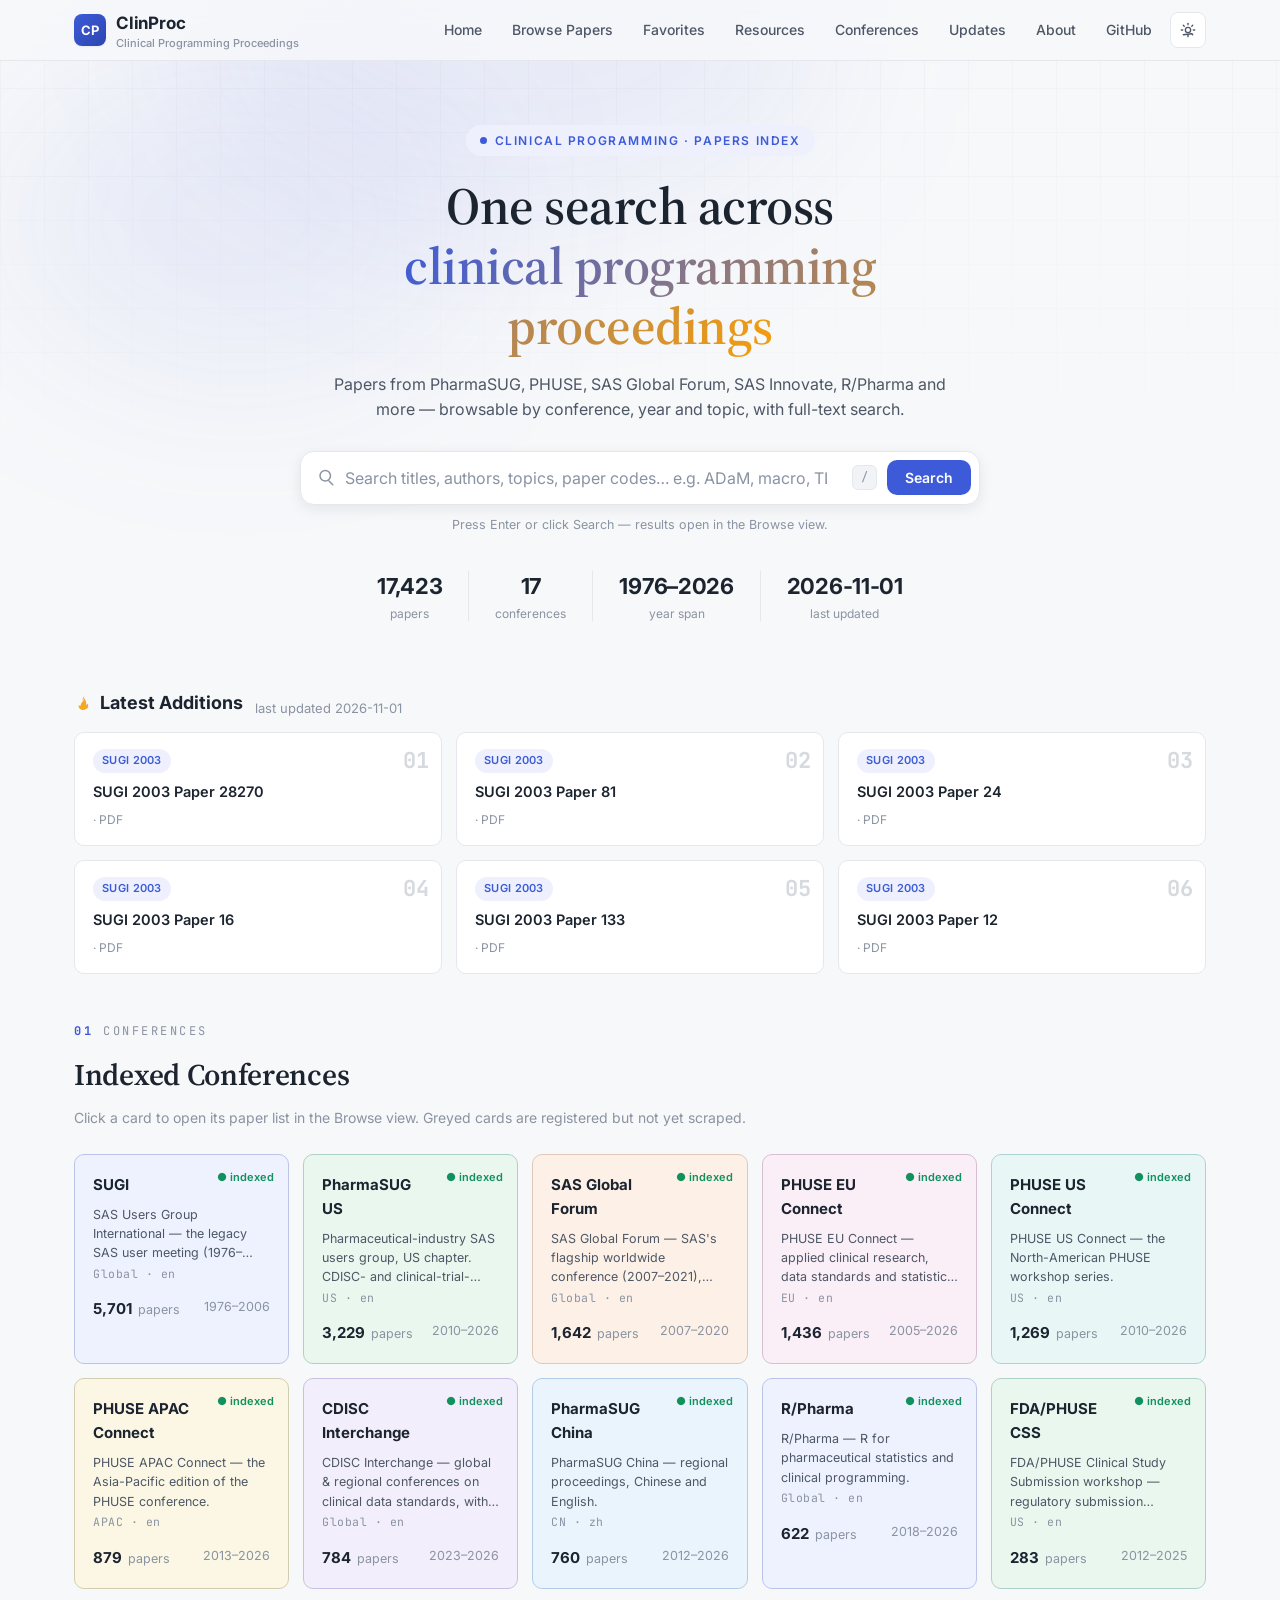
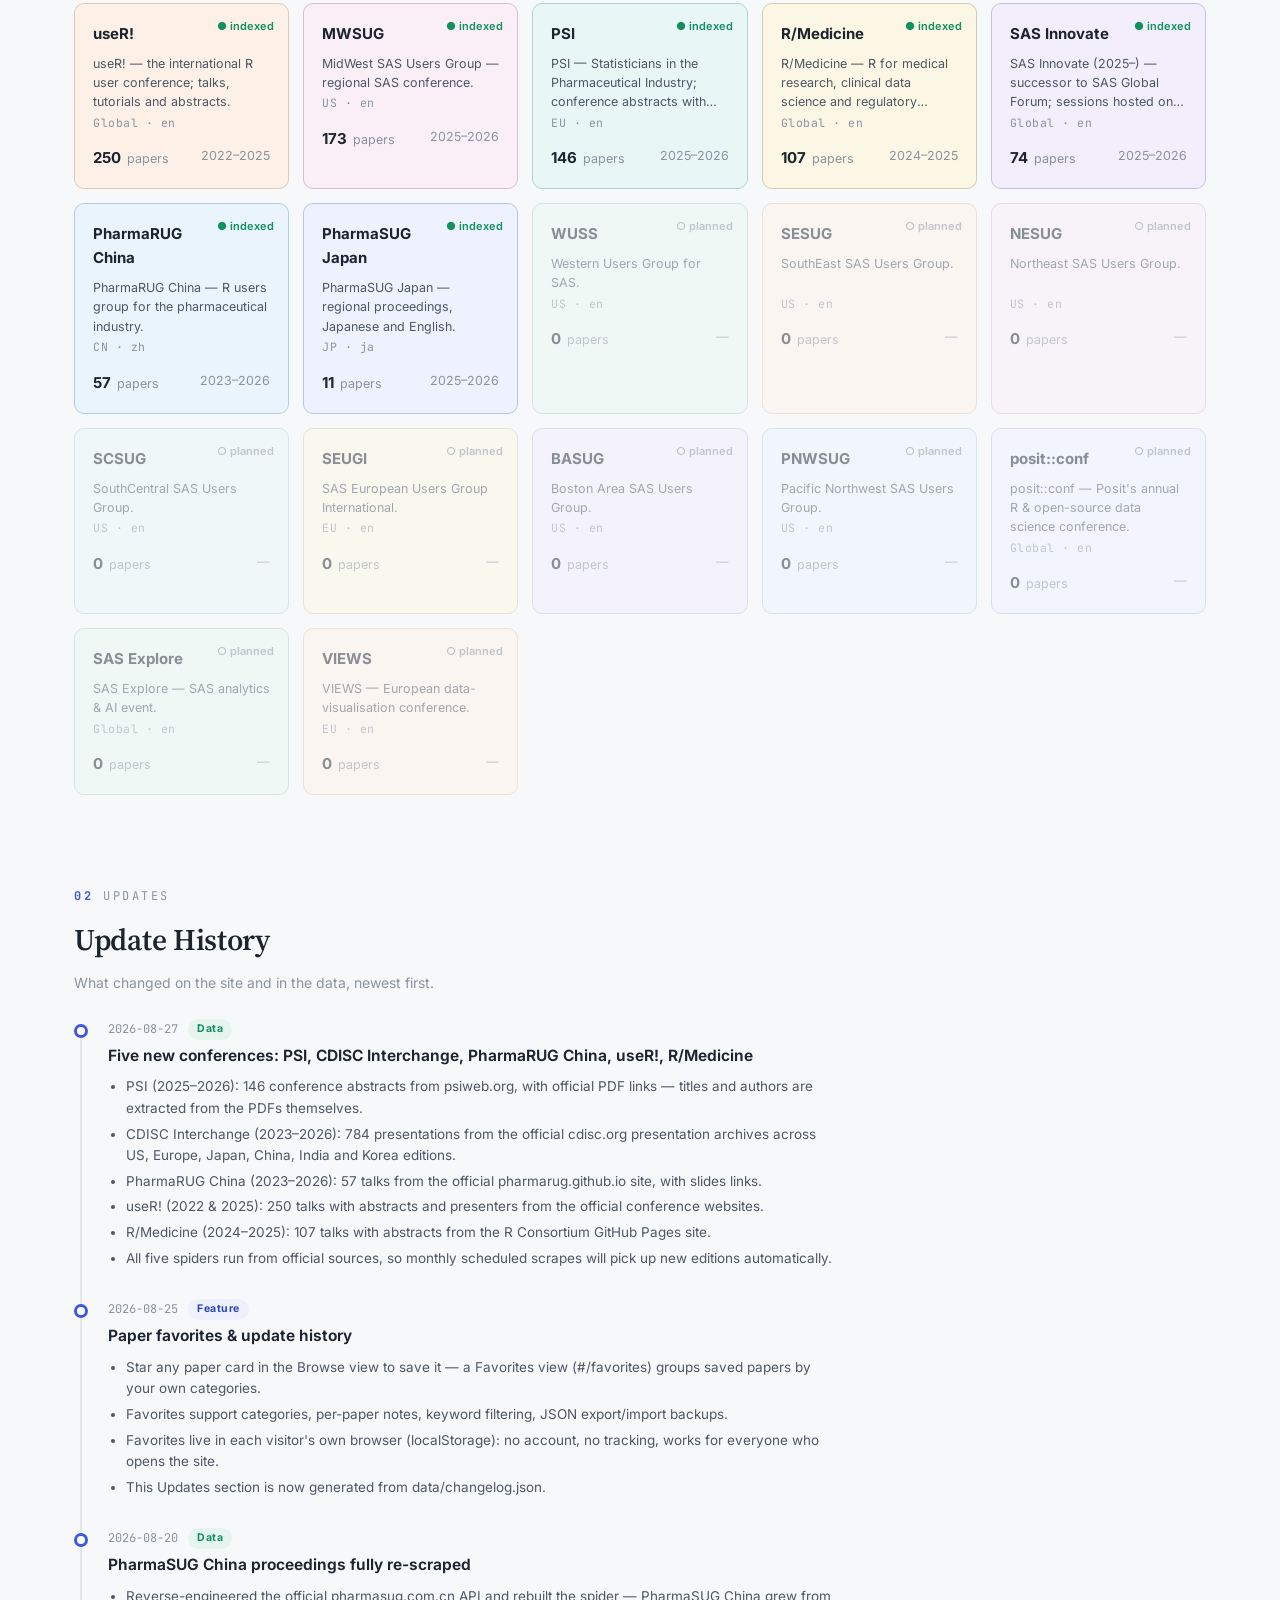
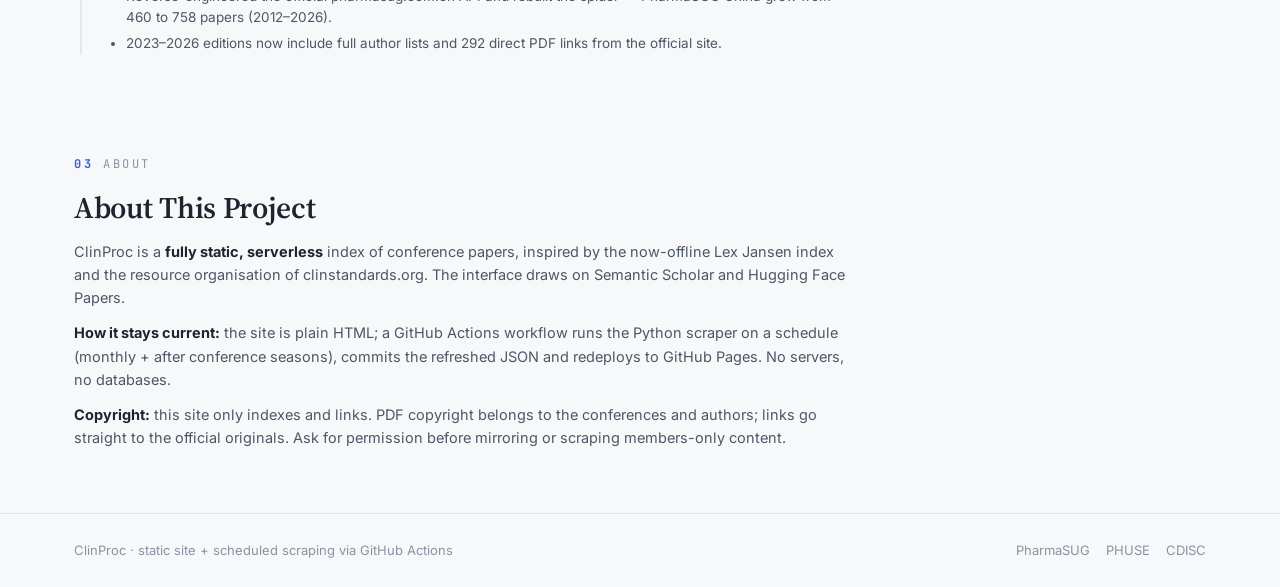
<file: site/index.html>
<!DOCTYPE html>
<html lang="en" data-theme="light">
<head>
  <meta charset="UTF-8">
  <meta name="viewport" content="width=device-width, initial-scale=1.0">
  <title>ClinProc · Clinical Programming Conference Proceedings Index</title>
  <meta name="description" content="Searchable index of clinical programming conference papers from PharmaSUG, PHUSE, SAS Global Forum, SAS Innovate, R/Pharma and more.">
  <link rel="icon" type="image/svg+xml" href="assets/favicon.svg">
  <meta name="theme-color" content="#2c46b0">
  <link rel="preconnect" href="https://fonts.googleapis.com">
  <link rel="preconnect" href="https://fonts.gstatic.com" crossorigin>
  <link href="https://fonts.googleapis.com/css2?family=Inter:wght@400;500;600;700;800&family=Source+Serif+4:opsz,wght@8..60,500;8..60,600;8..60,700&family=JetBrains+Mono:wght@400;500;700&display=swap" rel="stylesheet">
  <link rel="stylesheet" href="assets/css/style.css">
  <script src="assets/js/lunr.min.js" defer></script>
  <script src="assets/js/app.js" defer></script>
  <script src="assets/js/favorites.js" defer></script>
  <script src="assets/js/changelog.js" defer></script>
</head>
<body>
  <div class="bg-layer grid-bg" aria-hidden="true"></div>
  <div class="bg-layer glow-bg glow-bg-1" aria-hidden="true"></div>
  <div class="bg-layer glow-bg glow-bg-2" aria-hidden="true"></div>

  <header class="topbar">
    <div class="wrap topbar-inner">
      <a href="#/" class="brand" id="brand-link">
        <span class="brand-mark"><span class="brand-mark-inner">CP</span></span>
        <span class="brand-text">ClinProc<small>Clinical Programming Proceedings</small></span>
      </a>
      <nav class="topnav">
        <a href="#/" class="nav-link" data-nav="home">Home</a>
        <a href="#/browse" class="nav-link" data-nav="browse">Browse Papers</a>
        <a href="#/favorites" class="nav-link" data-nav="favorites">Favorites<span class="fav-nav-count" id="fav-nav-count" hidden>0</span></a>
        <a href="#/resources" class="nav-link" data-nav="resources">Resources</a>
        <a href="#/" class="nav-link" data-scroll="conferences">Conferences</a>
        <a href="#/" class="nav-link" data-scroll="changelog">Updates</a>
        <a href="#/" class="nav-link" data-scroll="about">About</a>
        <a id="github-link" href="https://github.com/jinbeiwang/Proceedings" target="_blank" rel="noopener" class="nav-link nav-gh">GitHub</a>
        <button id="theme-toggle" class="theme-toggle" aria-label="Toggle theme">
          <svg class="icon-sun" viewBox="0 0 24 24" width="16" height="16"><circle cx="12" cy="12" r="4" fill="none" stroke="currentColor" stroke-width="2"/><line x1="12" y1="2" x2="12" y2="4" stroke="currentColor" stroke-width="2" stroke-linecap="round"/><line x1="12" y1="20" x2="12" y2="22" stroke="currentColor" stroke-width="2" stroke-linecap="round"/><line x1="4.93" y1="4.93" x2="6.34" y2="6.34" stroke="currentColor" stroke-width="2" stroke-linecap="round"/><line x1="17.66" y1="17.66" x2="19.07" y2="19.07" stroke="currentColor" stroke-width="2" stroke-linecap="round"/><line x1="2" y1="12" x2="4" y2="12" stroke="currentColor" stroke-width="2" stroke-linecap="round"/><line x1="20" y1="12" x2="22" y2="12" stroke="currentColor" stroke-width="2" stroke-linecap="round"/><line x1="4.93" y1="19.07" x2="17.66" y2="17.66" stroke="currentColor" stroke-width="2" stroke-linecap="round"/><line x1="17.66" y1="6.34" x2="19.07" y2="4.93" stroke="currentColor" stroke-width="2" stroke-linecap="round"/></svg>
          <svg class="icon-moon" viewBox="0 0 24 24" width="16" height="16"><path d="M21 12.79A9 9 0 1 1 11.21 3 7 7 0 0 0 21 12.79z" fill="none" stroke="currentColor" stroke-width="2" stroke-linejoin="round"/></svg>
        </button>
      </nav>
    </div>
  </header>

  <!-- ============ VIEW: HOME ============ -->
  <div id="view-home">
    <section class="hero">
      <div class="wrap hero-inner">
        <div class="hero-tag"><span class="tag-dot"></span>CLINICAL PROGRAMMING · PAPERS INDEX</div>
        <h1 class="hero-title">One search across<br><span class="hero-accent">clinical programming proceedings</span></h1>
        <p class="hero-sub">Papers from PharmaSUG, PHUSE, SAS Global Forum, SAS Innovate, R/Pharma and more — browsable by conference, year and topic, with full-text search.</p>
        <form class="search-box" id="search-form-home" role="search">
          <svg class="search-icon" viewBox="0 0 24 24" width="18" height="18" aria-hidden="true"><path fill="none" stroke="currentColor" stroke-width="2" stroke-linecap="round" d="M21 21l-5-5m2-7a7 7 0 11-14 0 7 7 0 0114 0z"/></svg>
          <input id="search" type="search" placeholder="Search titles, authors, topics, paper codes… e.g. ADaM, macro, TLF, validation" autocomplete="off" aria-label="Search papers">
          <kbd class="search-kbd" aria-hidden="true">/</kbd>
          <button id="search-clear" type="button" class="search-clear" hidden>&times;</button>
          <button type="submit" class="search-btn" aria-label="Search">Search</button>
        </form>
        <div class="search-hint" id="search-hint">Press Enter or click Search — results open in the Browse view.</div>
        <div class="stat-strip" id="stat-strip">
          <div class="stat-item"><b id="stat-papers">—</b><span>papers</span></div>
          <div class="stat-sep"></div>
          <div class="stat-item"><b id="stat-confs">—</b><span>conferences</span></div>
          <div class="stat-sep"></div>
          <div class="stat-item"><b id="stat-years">—</b><span>year span</span></div>
          <div class="stat-sep"></div>
          <div class="stat-item"><b id="stat-updated">—</b><span>last updated</span></div>
        </div>
      </div>
    </section>

    <section class="trending">
      <div class="wrap">
        <div class="trending-head">
          <div class="trending-title">
            <svg viewBox="0 0 24 24" width="18" height="18" fill="currentColor" aria-hidden="true"><path d="M13.5 2c.6 3.2-.6 5.1-2 6.7-1.5 1.7-2.5 3.1-2.5 5.3a5 5 0 0 0 10 0c0-1-.3-1.9-.7-2.7-.6 1-1.5 1.7-2.3 1.9.6-2.8-.2-6.5-2.5-8.9-.8.9-1.4 1.9-1.7 3C10.9 5.5 12 3.7 13.5 2zM6 14a6 6 0 0 0 12 0" opacity=".9"/></svg>
            Latest Additions
          </div>
          <span class="trending-sub" id="trending-sub"></span>
        </div>
        <div id="trending-list" class="trending-list"></div>
      </div>
    </section>

    <section id="conferences" class="conf-section">
      <div class="wrap">
        <div class="section-marker"><span class="marker-num">01</span> CONFERENCES</div>
        <h2 class="section-title">Indexed Conferences</h2>
        <p class="section-desc">Click a card to open its paper list in the Browse view. Greyed cards are registered but not yet scraped.</p>
        <div id="conf-grid" class="conf-grid"></div>
      </div>
    </section>

    <section id="changelog" class="conf-section">
      <div class="wrap">
        <div class="section-marker"><span class="marker-num">02</span> UPDATES</div>
        <h2 class="section-title">Update History</h2>
        <p class="section-desc">What changed on the site and in the data, newest first.</p>
        <div id="changelog-list" class="cl-list"></div>
      </div>
    </section>

    <section id="about" class="about-section">
      <div class="wrap">
        <div class="section-marker"><span class="marker-num">03</span> ABOUT</div>
        <h2 class="section-title">About This Project</h2>
        <div class="about-body">
          <p>ClinProc is a <strong>fully static, serverless</strong> index of conference papers, inspired by the now-offline Lex Jansen index and the resource organisation of clinstandards.org. The interface draws on Semantic Scholar and Hugging Face Papers.</p>
          <p><strong>How it stays current:</strong> the site is plain HTML; a GitHub Actions workflow runs the Python scraper on a schedule (monthly + after conference seasons), commits the refreshed JSON and redeploys to GitHub Pages. No servers, no databases.</p>
          <p><strong>Copyright:</strong> this site only indexes and links. PDF copyright belongs to the conferences and authors; links go straight to the official originals. Ask for permission before mirroring or scraping members-only content.</p>
        </div>
      </div>
    </section>
  </div>

  <!-- ============ VIEW: RESOURCES ============ -->
  <div id="view-resources" hidden>
    <section class="resources-hero">
      <div class="wrap">
        <div class="hero-tag"><span class="tag-dot"></span>CURATED · COMMUNITY MAINTAINED</div>
        <h1 class="resources-title">Community <span class="hero-accent">Resources</span></h1>
        <p class="resources-sub">Standards bodies, open-source ecosystems, communities and learning hubs for clinical programmers — curated and continuously updated.</p>
        <form class="search-box search-box-compact res-search" id="search-form-resources" role="search">
          <svg class="search-icon" viewBox="0 0 24 24" width="16" height="16" aria-hidden="true"><path fill="none" stroke="currentColor" stroke-width="2" stroke-linecap="round" d="M21 21l-5-5m2-7a7 7 0 11-14 0 7 7 0 0114 0z"/></svg>
          <input id="search-resources" type="search" placeholder="Filter resources… e.g. CDISC, R, validation" autocomplete="off" aria-label="Filter resources">
          <button id="search-clear-resources" type="button" class="search-clear" hidden>&times;</button>
          <button type="submit" class="search-btn search-btn-icon" aria-label="Filter">
            <svg viewBox="0 0 24 24" width="15" height="15"><path fill="none" stroke="currentColor" stroke-width="2.4" stroke-linecap="round" d="M21 21l-5-5m2-7a7 7 0 11-14 0 7 7 0 0114 0z"/></svg>
          </button>
        </form>
        <div id="res-tag-chips" class="chip-list res-chips"></div>
      </div>
    </section>
    <main class="wrap resources-main" id="resources-main"></main>
    <div class="wrap resources-foot">
      Know a great resource? <a href="https://github.com/jinbeiwang/Proceedings/issues/new" target="_blank" rel="noopener">Suggest a resource →</a>
    </div>
  </div>

  <!-- ============ VIEW: FAVORITES ============ -->
  <div id="view-favorites" hidden>
    <section class="resources-hero">
      <div class="wrap">
        <div class="hero-tag"><span class="tag-dot"></span>SAVED · STORED IN YOUR BROWSER</div>
        <h1 class="resources-title">My <span class="hero-accent">Favorites</span></h1>
        <p class="resources-sub">Papers you starred while browsing, grouped by your own categories with optional notes. Favorites are stored locally in <em>this</em> browser — no account, no tracking. Export a JSON backup regularly.</p>
        <form class="search-box search-box-compact res-search" id="search-form-favorites" role="search">
          <svg class="search-icon" viewBox="0 0 24 24" width="16" height="16" aria-hidden="true"><path fill="none" stroke="currentColor" stroke-width="2" stroke-linecap="round" d="M21 21l-5-5m2-7a7 7 0 11-14 0 7 7 0 0114 0z"/></svg>
          <input id="search-favorites" type="search" placeholder="Filter favorites… e.g. ADaM, spec, PHUSE" autocomplete="off" aria-label="Filter favorites">
          <button id="search-clear-favorites" type="button" class="search-clear" hidden>&times;</button>
          <button type="submit" class="search-btn search-btn-icon" aria-label="Filter">
            <svg viewBox="0 0 24 24" width="15" height="15"><path fill="none" stroke="currentColor" stroke-width="2.4" stroke-linecap="round" d="M21 21l-5-5m2-7a7 7 0 11-14 0 7 7 0 0114 0z"/></svg>
          </button>
        </form>
        <div class="fav-stats" id="fav-stats"></div>
        <div id="fav-cat-chips" class="chip-list res-chips"></div>
      </div>
    </section>
    <main class="wrap resources-main" id="favorites-main"></main>
    <div class="wrap favorites-foot">
      <div class="fav-manage">
        <div class="fav-manage-head">
          <span class="fav-manage-title">Manage categories</span>
          <span class="fav-manage-actions">
            <button id="fav-export" class="fav-act" type="button">Export backup</button>
            <button id="fav-import" class="fav-act" type="button">Import backup</button>
            <input type="file" id="fav-import-file" accept=".json,application/json" hidden>
          </span>
        </div>
        <div class="fav-new-row">
          <input id="fav-new-cat-input" type="text" placeholder="New category name… e.g. Spec-to-Code, ADaM, TLF tricks" maxlength="40">
          <button id="fav-add-cat" class="fav-act" type="button">Add category</button>
        </div>
        <div id="fav-cat-list" class="fav-cat-list"></div>
        <p class="fav-storage-note">Favorites live in this browser's localStorage: every visitor has their own collection, and clearing browser data erases it. Use <b>Export backup</b> to save a JSON copy — <b>Import backup</b> merges papers by id.</p>
      </div>
    </div>
  </div>

  <!-- ============ VIEW: BROWSE ============ -->
  <div id="view-browse" hidden>
    <div class="conf-tabs-bar">
      <div class="wrap conf-tabs-wrap">
        <div id="conf-tabs" class="conf-tabs"></div>
      </div>
    </div>

    <main class="wrap layout">
      <button class="filter-toggle" id="filter-toggle" aria-label="Toggle filter panel">
        <span>Filters <span class="filter-count" id="filter-count-mobile"></span></span>
        <svg class="filter-toggle-icon" viewBox="0 0 24 24" width="14" height="14"><path fill="none" stroke="currentColor" stroke-width="2.5" stroke-linecap="round" d="M6 9l6 6 6-6"/></svg>
      </button>
      <aside class="filters" id="filters">
        <div class="filter-head">
          <span class="filter-title">Filters<span class="filter-count" id="filter-count"></span></span>
          <button id="reset-filters" class="btn-reset">Clear all</button>
        </div>
        <div class="filter-group">
          <button class="filter-label" data-toggle="region">Region<span class="filter-active-count"></span><svg viewBox="0 0 24 24" width="12" height="12"><path fill="none" stroke="currentColor" stroke-width="2.5" stroke-linecap="round" d="M6 9l6 6 6-6"/></svg></button>
          <div id="filter-region" class="chip-list"></div>
        </div>
        <div class="filter-group collapsed">
          <button class="filter-label" data-toggle="year">Year<span class="filter-active-count"></span><svg viewBox="0 0 24 24" width="12" height="12"><path fill="none" stroke="currentColor" stroke-width="2.5" stroke-linecap="round" d="M6 9l6 6 6-6"/></svg></button>
          <div id="filter-year" class="chip-list chip-list-scroll"></div>
        </div>
        <div class="filter-group collapsed">
          <button class="filter-label" data-toggle="section">Topic / Section<span class="filter-active-count"></span><svg viewBox="0 0 24 24" width="12" height="12"><path fill="none" stroke="currentColor" stroke-width="2.5" stroke-linecap="round" d="M6 9l6 6 6-6"/></svg></button>
          <div id="filter-section" class="chip-list chip-list-scroll"></div>
        </div>
        <div class="filter-active-bar" id="filter-active-bar"></div>
      </aside>

      <section class="results" id="results">
        <form class="search-box search-box-compact" id="search-form-browse" role="search">
          <svg class="search-icon" viewBox="0 0 24 24" width="16" height="16" aria-hidden="true"><path fill="none" stroke="currentColor" stroke-width="2" stroke-linecap="round" d="M21 21l-5-5m2-7a7 7 0 11-14 0 7 7 0 0114 0z"/></svg>
          <input id="search-browse" type="search" placeholder="Search within results… e.g. AP-011, ADaM, log check" autocomplete="off" aria-label="Search papers">
          <button id="search-clear-browse" type="button" class="search-clear" hidden>&times;</button>
          <button type="submit" class="search-btn search-btn-icon" aria-label="Search">
            <svg viewBox="0 0 24 24" width="15" height="15"><path fill="none" stroke="currentColor" stroke-width="2.4" stroke-linecap="round" d="M21 21l-5-5m2-7a7 7 0 11-14 0 7 7 0 0114 0z"/></svg>
          </button>
        </form>
        <div class="results-head">
          <div class="results-count" id="results-count">Loading…</div>
          <div class="results-sort">
            <label for="sort">Sort</label>
            <select id="sort">
              <option value="relevance">Relevance</option>
              <option value="year-desc" selected>Year ↓</option>
              <option value="year-asc">Year ↑</option>
              <option value="title">Title A–Z</option>
            </select>
          </div>
        </div>
        <div id="results-list" class="results-list"></div>
        <div id="pager" class="pager" hidden></div>
      </section>
    </main>
  </div>

  <footer class="footer">
    <div class="wrap footer-inner">
      <span>ClinProc · static site + scheduled scraping via GitHub Actions</span>
      <span class="footer-links">
        <a href="https://www.pharmasug.org" target="_blank" rel="noopener">PharmaSUG</a>
        <a href="https://www.phuse.global" target="_blank" rel="noopener">PHUSE</a>
        <a href="https://www.cdisc.org" target="_blank" rel="noopener">CDISC</a>
      </span>
    </div>
  </footer>

  <div id="toast" class="toast" hidden></div>

  <button class="scroll-top" id="scroll-top" aria-label="Back to top">
    <svg viewBox="0 0 24 24" width="18" height="18"><path fill="none" stroke="currentColor" stroke-width="2.5" stroke-linecap="round" stroke-linejoin="round" d="M12 19V5M5 12l7-7 7 7"/></svg>
  </button>
</body>
</html>
</file>
<file: site/assets/css/style.css>
/* ClinProc v6 — "Scholar" design
   Semantic Scholar 的学术清爽 + Hugging Face Papers 的 Trending 信息流。
   浅色为主、暗色可选;靛蓝学术色;大留白;卡片化条目。 */

/* ---------- Design tokens ---------- */
:root {
  --font-sans: "Inter", "DM Sans", -apple-system, "Segoe UI", "PingFang SC",
    "Microsoft YaHei", sans-serif;
  --font-serif: "Source Serif 4", "Newsreader", Georgia, "Songti SC", serif;
  --font-mono: "JetBrains Mono", ui-monospace, Consolas, monospace;

  --radius: 10px;
  --radius-sm: 6px;
  --shadow-sm: 0 1px 2px rgba(16, 24, 40, .06);
  --shadow-md: 0 4px 14px rgba(16, 24, 40, .08);
  --shadow-lg: 0 10px 30px rgba(16, 24, 40, .12);

  --accent: #3d5bd9;
  --accent-strong: #2c46b0;
  --accent-soft: #eef1fd;
  --hot: #f59e0b;
  --hot-soft: #fef3c7;
  --ok: #12915e;
  --ok-soft: #e6f4ee;
  --danger: #d64545;
}
[data-theme="light"] {
  --bg: #f7f8fa;
  --bg-elev: #ffffff;
  --bg-sunken: #eef0f4;
  --border: #e4e7ec;
  --border-strong: #cfd4dd;
  --text: #1c2430;
  --text-soft: #4d5766;
  --text-faint: #8a93a2;
  --link: #3d5bd9;
  --chip-bg: #f1f3f7;
  --code-bg: #f1f3f7;
  --glow: rgba(61, 91, 217, .08);
}
[data-theme="dark"] {
  --bg: #0e1116;
  --bg-elev: #161a22;
  --bg-sunken: #10141b;
  --border: #262c38;
  --border-strong: #39414f;
  --text: #e7eaf0;
  --text-soft: #a6adbb;
  --text-faint: #6b7382;
  --link: #8da2f5;
  --accent: #7b8ff0;
  --accent-strong: #97a8f6;
  --accent-soft: #1c2340;
  --hot: #fbbf24;
  --hot-soft: #2c230c;
  --ok: #34d399;
  --ok-soft: #0f2a20;
  --chip-bg: #1c2230;
  --code-bg: #1c2230;
  --glow: rgba(123, 143, 240, .10);
  --shadow-sm: 0 1px 2px rgba(0, 0, 0, .4);
  --shadow-md: 0 4px 14px rgba(0, 0, 0, .45);
  --shadow-lg: 0 10px 30px rgba(0, 0, 0, .55);
}

/* ---------- Base ---------- */
* { box-sizing: border-box; margin: 0; padding: 0; }
html { scroll-behavior: smooth; }
body {
  font-family: var(--font-sans);
  background: var(--bg);
  color: var(--text);
  font-size: 15px;
  line-height: 1.6;
  -webkit-font-smoothing: antialiased;
}
.wrap { max-width: 1180px; margin: 0 auto; padding: 0 24px; }
a { color: var(--link); text-decoration: none; }
button { font-family: inherit; cursor: pointer; }

/* 背景氛围层(弱化,学术风) */
.bg-layer { position: fixed; inset: 0; pointer-events: none; z-index: -1; }
.grid-bg {
  background-image:
    linear-gradient(var(--border) 1px, transparent 1px),
    linear-gradient(90deg, var(--border) 1px, transparent 1px);
  background-size: 44px 44px;
  opacity: .35;
  mask-image: linear-gradient(#000 0%, transparent 460px);
  -webkit-mask-image: linear-gradient(#000 0%, transparent 460px);
}
.glow-bg { border-radius: 50%; filter: blur(90px); }
.glow-bg-1 {
  width: 640px; height: 380px; top: -160px; left: 50%;
  transform: translateX(-70%); background: var(--glow);
}
.glow-bg-2 {
  width: 480px; height: 320px; top: 60px; right: -180px;
  background: var(--glow);
}

/* ---------- Topbar ---------- */
.topbar {
  position: sticky; top: 0; z-index: 50;
  background: color-mix(in srgb, var(--bg) 82%, transparent);
  backdrop-filter: blur(12px);
  border-bottom: 1px solid var(--border);
}
.topbar-inner {
  display: flex; align-items: center; justify-content: space-between;
  height: 60px;
}
.brand { display: flex; align-items: center; gap: 10px; color: var(--text); }
.brand-mark {
  width: 32px; height: 32px; border-radius: 8px;
  background: linear-gradient(135deg, var(--accent), var(--accent-strong));
  display: grid; place-items: center; color: #fff;
  font-weight: 700; font-size: 13px; letter-spacing: .5px;
  box-shadow: var(--shadow-sm);
}
.brand-text { font-weight: 700; font-size: 17px; letter-spacing: -.2px; }
.brand-text small {
  display: block; font-size: 11px; font-weight: 500;
  color: var(--text-faint); letter-spacing: 0; line-height: 1.2;
}
.topnav { display: flex; align-items: center; gap: 6px; }
.nav-link {
  padding: 7px 12px; border-radius: 8px; font-size: 14px;
  color: var(--text-soft); font-weight: 500; transition: .15s;
}
.nav-link:hover { background: var(--chip-bg); color: var(--text); }
.nav-link.active { color: var(--accent); background: var(--accent-soft); }
.theme-toggle {
  width: 36px; height: 36px; border-radius: 8px; border: 1px solid var(--border);
  background: var(--bg-elev); color: var(--text-soft);
  display: grid; place-items: center; transition: .15s;
}
.theme-toggle:hover { color: var(--text); border-color: var(--border-strong); }
[data-theme="light"] .icon-moon { display: none; }
[data-theme="dark"] .icon-sun { display: none; }

/* ---------- Hero ---------- */
.hero { padding: 64px 0 36px; text-align: center; }
.hero-inner { max-width: 760px; margin: 0 auto; }
.hero-tag {
  display: inline-flex; align-items: center; gap: 8px;
  font-size: 12px; font-weight: 600; letter-spacing: 1.6px;
  color: var(--accent); background: var(--accent-soft);
  padding: 6px 14px; border-radius: 999px; margin-bottom: 20px;
}
.tag-dot {
  width: 7px; height: 7px; border-radius: 50%; background: var(--accent);
  animation: pulse 2.2s infinite;
}
@keyframes pulse { 50% { opacity: .35; } }
.hero-title {
  font-family: var(--font-serif);
  font-size: clamp(34px, 5vw, 52px);
  font-weight: 600; line-height: 1.15; letter-spacing: -.5px;
}
.hero-accent {
  background: linear-gradient(120deg, var(--accent), var(--hot));
  -webkit-background-clip: text; background-clip: text; color: transparent;
}
.hero-sub {
  margin: 16px auto 0; max-width: 620px;
  color: var(--text-soft); font-size: 16px;
}

/* ---------- Search (S2 风格大搜索框) ---------- */
.search-box {
  margin: 28px auto 0; max-width: 680px;
  display: flex; align-items: center; gap: 10px;
  background: var(--bg-elev); border: 1.5px solid var(--border);
  border-radius: 14px; padding: 6px 8px 6px 16px;
  box-shadow: var(--shadow-md); transition: .18s;
}
.search-box:focus-within {
  border-color: var(--accent);
  box-shadow: 0 0 0 4px var(--accent-soft), var(--shadow-md);
}
.search-prompt { display: none; }
.search-icon { color: var(--text-faint); flex: none; }
.search-box input {
  flex: 1; border: 0; outline: 0; background: transparent;
  font-size: 16px; color: var(--text); padding: 10px 0;
  font-family: inherit; min-width: 0;
}
.search-box input::placeholder { color: var(--text-faint); }
.search-kbd {
  font-family: var(--font-mono); font-size: 12px; color: var(--text-faint);
  border: 1px solid var(--border); border-radius: 6px; padding: 2px 8px;
  background: var(--chip-bg);
}
.search-clear {
  border: 0; background: var(--chip-bg); color: var(--text-soft);
  width: 28px; height: 28px; border-radius: 50%; font-size: 16px; line-height: 1;
}
.search-clear:hover { background: var(--border); }
.search-btn {
  border: 0; background: var(--accent); color: #fff;
  font-weight: 600; font-size: 14px; font-family: inherit;
  padding: 9px 18px; border-radius: 10px; transition: .15s; flex: none;
}
.search-btn:hover { background: var(--accent-strong); }
.search-btn-icon { padding: 8px 11px; border-radius: 8px; display: grid; place-items: center; }
.search-hint { margin-top: 10px; font-size: 12.5px; color: var(--text-faint); }
.search-box-compact {
  margin: 20px 0 14px; max-width: none;
  padding: 4px 6px 4px 14px; border-radius: 10px;
  box-shadow: var(--shadow-sm); border-width: 1px;
}
.search-box-compact input { font-size: 14px; padding: 7px 0; }
.search-box-compact .search-kbd { display: none; }

/* ---------- Stats ---------- */
.stat-strip {
  display: flex; justify-content: center; align-items: stretch;
  gap: 0; margin-top: 30px; flex-wrap: wrap;
}
.stat-item {
  padding: 4px 26px; display: flex; flex-direction: column; align-items: center;
}
.stat-item b { font-size: 22px; font-weight: 700; letter-spacing: -.3px; }
.stat-item span { font-size: 12px; color: var(--text-faint); }
.stat-sep { width: 1px; background: var(--border); margin: 6px 0; }

/* ---------- Trending(HF Papers 风格信息流) ---------- */
.trending { padding: 26px 0 8px; }
.trending-head {
  display: flex; align-items: baseline; gap: 12px; margin-bottom: 14px;
}
.trending-title {
  font-size: 18px; font-weight: 700; display: flex; align-items: center; gap: 8px;
}
.trending-title svg { color: var(--hot); }
.trending-sub { font-size: 13px; color: var(--text-faint); }
.trending-list {
  display: grid; grid-template-columns: repeat(3, 1fr); gap: 14px;
}
.trend-card {
  background: var(--bg-elev); border: 1px solid var(--border);
  border-radius: var(--radius); padding: 16px 18px;
  display: flex; flex-direction: column; gap: 8px;
  transition: .16s; color: var(--text); position: relative; overflow: hidden;
}
.trend-card::before {
  content: ""; position: absolute; left: 0; top: 0; bottom: 0; width: 3px;
  background: var(--tint-edge, linear-gradient(var(--accent), var(--hot)));
  opacity: 0; transition: .16s;
}
.trend-card:hover {
  border-color: var(--accent); box-shadow: var(--shadow-md); transform: translateY(-2px);
}
.trend-card:hover::before { opacity: 1; }
.trend-rank {
  position: absolute; right: 12px; top: 10px;
  font-family: var(--font-mono); font-size: 22px; font-weight: 700;
  color: var(--text-faint); opacity: .35;
}
.trend-conf {
  align-self: flex-start; font-size: 11px; font-weight: 600;
  color: var(--accent); background: var(--accent-soft);
  padding: 3px 9px; border-radius: 999px; letter-spacing: .3px;
}
.trend-title {
  font-size: 14.5px; font-weight: 600; line-height: 1.45;
  display: -webkit-box; -webkit-line-clamp: 3; -webkit-box-orient: vertical;
  overflow: hidden;
}
.trend-meta {
  margin-top: auto; font-size: 12px; color: var(--text-faint);
  display: flex; align-items: center; gap: 6px; flex-wrap: wrap;
}
.trend-new {
  font-size: 10px; font-weight: 700; color: var(--hot);
  background: var(--hot-soft); padding: 1px 7px; border-radius: 999px;
  letter-spacing: .8px;
}

/* ---------- Layout: filters + results ---------- */
.layout {
  display: grid; grid-template-columns: 248px 1fr; gap: 28px;
  padding-top: 30px; padding-bottom: 48px; align-items: start;
}
.filter-toggle { display: none; }

/* 筛选面板 */
.filters {
  position: sticky; top: 76px;
  background: var(--bg-elev); border: 1px solid var(--border);
  border-radius: var(--radius); padding: 16px; box-shadow: var(--shadow-sm);
  max-height: calc(100vh - 96px); overflow-y: auto;
}
.filter-head {
  display: flex; align-items: center; justify-content: space-between;
  margin-bottom: 10px;
}
.filter-title { font-weight: 700; font-size: 14px; }
.filter-count {
  display: inline-grid; place-items: center; min-width: 18px; height: 18px;
  margin-left: 6px; padding: 0 5px; border-radius: 999px;
  background: var(--accent); color: #fff; font-size: 11px; font-weight: 700;
  visibility: hidden;
}
.filter-count.visible { visibility: visible; }
.btn-reset {
  border: 0; background: transparent; color: var(--link);
  font-size: 12.5px; font-weight: 500; padding: 4px 6px; border-radius: 6px;
}
.btn-reset:hover { background: var(--accent-soft); }
.filter-group { border-top: 1px solid var(--border); padding: 8px 0 4px; }
.filter-group:first-of-type { border-top: 0; }
.filter-label {
  width: 100%; display: flex; align-items: center; gap: 6px;
  background: transparent; border: 0; color: var(--text);
  font-size: 13px; font-weight: 600; padding: 7px 4px; border-radius: 6px;
}
.filter-label:hover { background: var(--chip-bg); }
.filter-label svg { margin-left: auto; color: var(--text-faint); transition: .18s; }
.filter-group.collapsed .filter-label svg { transform: rotate(-90deg); }
.filter-group.collapsed .chip-list { display: none; }
.filter-active-count {
  display: inline-grid; place-items: center; min-width: 17px; height: 17px;
  padding: 0 4px; border-radius: 999px; background: var(--accent);
  color: #fff; font-size: 10.5px; font-weight: 700;
}
.filter-constrained .filter-label { color: var(--text-faint); }
.chip-list { display: flex; flex-wrap: wrap; gap: 6px; padding: 4px 2px 10px; }
.chip-list-scroll { max-height: 190px; overflow-y: auto; }
.chip {
  display: inline-flex; align-items: center; gap: 6px;
  font-size: 12.5px; padding: 4px 10px; border-radius: 999px;
  background: var(--chip-bg); color: var(--text-soft);
  border: 1px solid transparent; cursor: pointer; transition: .13s;
  user-select: none;
}
.chip:hover { border-color: var(--border-strong); color: var(--text); }
.chip.active {
  background: var(--accent-soft); border-color: var(--accent);
  color: var(--accent-strong); font-weight: 600;
}
.chip-count {
  font-size: 10.5px; color: var(--text-faint);
  font-family: var(--font-mono);
}
.chip.active .chip-count { color: var(--accent); }
.filter-active-bar { display: flex; flex-wrap: wrap; gap: 6px; margin-top: 4px; }
.filter-tag {
  display: inline-flex; align-items: center; gap: 4px;
  font-size: 12px; padding: 3px 9px; border-radius: 999px;
  background: var(--accent-soft); color: var(--accent-strong);
  cursor: pointer; border: 1px solid var(--accent);
}
.filter-tag-cat { opacity: .65; }

/* ---------- Results ---------- */
.results { min-width: 0; }
.results-head {
  display: flex; align-items: center; justify-content: space-between;
  gap: 12px; margin-bottom: 14px; flex-wrap: wrap;
}
.results-count { font-size: 14px; color: var(--text-soft); }
.results-count b { color: var(--text); font-size: 16px; }
.results-sort { display: flex; align-items: center; gap: 8px; font-size: 13px; color: var(--text-faint); }
.results-sort select {
  font-family: inherit; font-size: 13px; color: var(--text);
  background: var(--bg-elev); border: 1px solid var(--border);
  border-radius: 8px; padding: 6px 10px; outline: none;
}
.results-list { display: flex; flex-direction: column; gap: 10px; }

/* S2 风格论文条目 */
.paper-card {
  display: block; background: var(--tint-bg, var(--bg-elev));
  border: 1px solid var(--border);
  border-left: 3px solid var(--tint-edge, var(--accent));
  border-radius: var(--radius);
  padding: 16px 20px; color: var(--text);
  transition: .15s; animation: fadeUp .3s both;
}
@keyframes fadeUp {
  from { opacity: 0; transform: translateY(8px); }
}
.paper-card:hover {
  border-color: var(--accent); box-shadow: var(--shadow-md);
}
.paper-title {
  font-size: 16.5px; font-weight: 650; line-height: 1.4;
  color: var(--text); letter-spacing: -.1px;
}
.paper-card:hover .paper-title { color: var(--link); }
.paper-authors {
  margin-top: 5px; font-size: 13px; color: var(--text-soft);
  display: -webkit-box; -webkit-line-clamp: 1; -webkit-box-orient: vertical;
  overflow: hidden;
}
.paper-tldr {
  margin-top: 8px; font-size: 13px; color: var(--text-soft);
  background: var(--bg-sunken); border-left: 3px solid var(--accent);
  border-radius: 0 var(--radius-sm) var(--radius-sm) 0;
  padding: 8px 12px; line-height: 1.55;
  display: -webkit-box; -webkit-line-clamp: 2; -webkit-box-orient: vertical;
  overflow: hidden;
}
.paper-tldr b { color: var(--accent); font-weight: 700; font-size: 11px; letter-spacing: .8px; margin-right: 6px; }
.paper-meta {
  margin-top: 10px; display: flex; align-items: center; gap: 8px; flex-wrap: wrap;
}
.badge {
  font-size: 11.5px; font-weight: 600; padding: 3px 10px; border-radius: 999px;
  letter-spacing: .2px;
}
.badge-conf { background: var(--accent-soft); color: var(--accent-strong); }
.badge-section { background: var(--chip-bg); color: var(--text-soft); }
.badge-year {
  background: transparent; color: var(--text-faint);
  border: 1px solid var(--border); font-family: var(--font-mono); font-size: 11px;
}
.paper-code {
  font-family: var(--font-mono); font-size: 11px; color: var(--text-faint);
  background: var(--code-bg); padding: 2px 8px; border-radius: 5px;
}
.paper-pdf {
  margin-left: auto; display: inline-flex; align-items: center; gap: 5px;
  font-size: 12px; font-weight: 600; color: var(--ok);
  background: var(--ok-soft); padding: 4px 11px; border-radius: 999px;
}
.paper-pdf svg { width: 13px; height: 13px; }
.paper-pdf.nopdf { color: var(--text-faint); background: var(--chip-bg); }

/* 空状态 / 骨架 */
.empty-state {
  text-align: center; color: var(--text-faint); padding: 60px 0; font-size: 14px;
}
.empty-icon { font-size: 34px; margin-bottom: 10px; }
.skeleton-card {
  height: 96px; border-radius: var(--radius);
  background: linear-gradient(90deg, var(--bg-elev) 25%, var(--chip-bg) 50%, var(--bg-elev) 75%);
  background-size: 200% 100%; border: 1px solid var(--border);
  animation: shimmer 1.3s infinite;
}
@keyframes shimmer { to { background-position: -200% 0; } }

/* 分页 */
.pager { display: flex; justify-content: center; gap: 6px; margin-top: 26px; flex-wrap: wrap; }
.pager button {
  min-width: 34px; height: 34px; padding: 0 8px;
  border-radius: 8px; border: 1px solid var(--border);
  background: var(--bg-elev); color: var(--text-soft);
  font-size: 13px; font-weight: 500; transition: .13s;
}
.pager button:hover:not(:disabled) { border-color: var(--accent); color: var(--accent); }
.pager button.active { background: var(--accent); border-color: var(--accent); color: #fff; }
.pager button:disabled { opacity: .45; cursor: default; }

/* ---------- Conferences ---------- */
.conf-section, .about-section { padding: 40px 0 52px; }
.section-marker {
  font-family: var(--font-mono); font-size: 12px; letter-spacing: 2.5px;
  color: var(--text-faint); display: flex; align-items: center; gap: 10px;
}
.marker-num {
  color: var(--accent); font-weight: 700;
}
.section-title {
  font-family: var(--font-serif); font-size: 30px; font-weight: 600;
  margin: 10px 0 8px; letter-spacing: -.3px;
}
.section-desc { color: var(--text-faint); font-size: 14px; margin-bottom: 24px; }
.conf-grid {
  display: grid; grid-template-columns: repeat(auto-fill, minmax(210px, 1fr));
  gap: 14px;
}
.conf-card {
  background: var(--tint-bg, var(--bg-elev));
  border: 1px solid color-mix(in srgb, var(--tint-edge, var(--border)) 30%, var(--border));
  border-radius: var(--radius); padding: 18px; cursor: pointer;
  transition: .16s; position: relative;
}
.conf-card:hover { border-color: var(--tint-edge, var(--accent)); box-shadow: var(--shadow-md); transform: translateY(-2px); }
.conf-card.disabled { opacity: .5; cursor: default; }
.conf-card.disabled:hover { border-color: var(--border); box-shadow: none; transform: none; }
.conf-name { font-weight: 700; font-size: 15px; padding-right: 70px; }
.conf-desc {
  margin-top: 8px; font-size: 12.5px; color: var(--text-soft); line-height: 1.55;
  display: -webkit-box; -webkit-line-clamp: 3; -webkit-box-orient: vertical;
  overflow: hidden; min-height: 3.1em;
}
.conf-region {
  font-size: 11.5px; color: var(--text-faint); margin-top: 2px;
  font-family: var(--font-mono); letter-spacing: .5px;
}
.conf-stat {
  display: flex; justify-content: space-between; margin-top: 14px;
  font-size: 12.5px; color: var(--text-faint);
}
.conf-stat b { color: var(--text); font-size: 15px; margin-right: 2px; }
.conf-status {
  position: absolute; top: 14px; right: 14px; font-size: 11px; font-weight: 600;
}
.conf-status.ready { color: var(--ok); }
.conf-status.todo { color: var(--text-faint); }

/* ---------- About / Footer ---------- */
.about-body { max-width: 780px; color: var(--text-soft); font-size: 14.5px; }
.about-body p { margin-bottom: 12px; }
.about-body strong { color: var(--text); }
.footer { border-top: 1px solid var(--border); padding: 26px 0; }
.footer-inner {
  display: flex; justify-content: space-between; align-items: center;
  font-size: 13px; color: var(--text-faint); flex-wrap: wrap; gap: 10px;
}
.footer-links { display: flex; gap: 16px; }
.footer-links a { color: var(--text-faint); }
.footer-links a:hover { color: var(--link); }

/* ---------- Toast / scroll-top ---------- */
.toast {
  position: fixed; bottom: 28px; left: 50%; transform: translateX(-50%);
  background: var(--text); color: var(--bg); font-size: 13px;
  padding: 10px 18px; border-radius: 999px; box-shadow: var(--shadow-lg);
  z-index: 99; animation: fadeUp .2s both;
}
.scroll-top {
  position: fixed; right: 26px; bottom: 26px; width: 42px; height: 42px;
  border-radius: 50%; border: 1px solid var(--border);
  background: var(--bg-elev); color: var(--text-soft);
  display: grid; place-items: center; box-shadow: var(--shadow-md);
  opacity: 0; pointer-events: none; transition: .2s; z-index: 60;
}
.scroll-top.visible { opacity: 1; pointer-events: auto; }
.scroll-top:hover { color: var(--accent); border-color: var(--accent); }

/* ---------- Responsive ---------- */
@media (max-width: 960px) {
  .layout { grid-template-columns: 1fr; }
  .filters {
    position: static; max-height: none; display: none;
  }
  .filters.open { display: block; }
  .filter-toggle {
    display: flex; align-items: center; gap: 8px;
    background: var(--bg-elev); border: 1px solid var(--border);
    border-radius: 10px; padding: 10px 16px; font-size: 14px; font-weight: 600;
    color: var(--text); margin-bottom: 14px; width: 100%;
    justify-content: center;
  }
  .filter-toggle .filter-count { margin-left: 2px; }
  .filter-toggle.open .filter-toggle-icon { transform: rotate(180deg); }
  .trending-list { grid-template-columns: 1fr; }
  .stat-item { padding: 4px 16px; }
}
@media (min-width: 961px) {
  .filter-toggle { display: none; }
}
@media (max-width: 620px) {
  .hero { padding: 44px 0 26px; }
  .search-kbd { display: none; }
  .brand-text small { display: none; }
  .paper-pdf { margin-left: 0; }
  .topbar-inner { height: 54px; }
}

/* ---------- v7: conference tab strip (HF-style secondary nav) ---------- */
.conf-tabs-bar {
  position: sticky; top: 60px; z-index: 40;
  background: color-mix(in srgb, var(--bg) 86%, transparent);
  backdrop-filter: blur(10px);
  border-bottom: 1px solid var(--border);
}
.conf-tabs-wrap { overflow-x: auto; scrollbar-width: none; }
.conf-tabs-wrap::-webkit-scrollbar { display: none; }
.conf-tabs { display: flex; gap: 4px; padding: 9px 0; min-width: max-content; }
.conf-tab {
  border: 0; background: transparent; font-family: inherit;
  color: var(--text-soft); font-size: 13.5px; font-weight: 600;
  padding: 7px 13px; border-radius: 8px; white-space: nowrap;
  display: inline-flex; align-items: center; gap: 7px; transition: .13s;
}
.conf-tab:hover { background: var(--chip-bg); color: var(--text); }
.conf-tab.active {
  color: var(--tint-edge, var(--accent));
  background: var(--tint-bg, var(--accent-soft));
  box-shadow: inset 0 -2px 0 var(--tint-edge, var(--accent));
}
.conf-tab.active .chip-count { color: var(--tint-edge, var(--accent)); }
@media (max-width: 620px) { .conf-tabs-bar { top: 54px; } }

/* ---------- v7: pastel card tints (eye-friendly) ---------- */
.tint-0 { --tint-bg: #eef2ff; --tint-edge: #5b6ee0; }
.tint-1 { --tint-bg: #e9f7ef; --tint-edge: #2f9e6e; }
.tint-2 { --tint-bg: #fdf1e7; --tint-edge: #d97b3f; }
.tint-3 { --tint-bg: #faeef7; --tint-edge: #b95d97; }
.tint-4 { --tint-bg: #e8f6f6; --tint-edge: #2f9e9e; }
.tint-5 { --tint-bg: #fbf7e4; --tint-edge: #a8901f; }
.tint-6 { --tint-bg: #f2eefc; --tint-edge: #8460d0; }
.tint-7 { --tint-bg: #eaf4fd; --tint-edge: #3f8ed6; }
[data-theme="dark"] .tint-0 { --tint-bg: #171c2e; --tint-edge: #7b8ff0; }
[data-theme="dark"] .tint-1 { --tint-bg: #12241c; --tint-edge: #34d399; }
[data-theme="dark"] .tint-2 { --tint-bg: #291a10; --tint-edge: #fb923c; }
[data-theme="dark"] .tint-3 { --tint-bg: #271522; --tint-edge: #e879b9; }
[data-theme="dark"] .tint-4 { --tint-bg: #102424; --tint-edge: #2dd4bf; }
[data-theme="dark"] .tint-5 { --tint-bg: #24200e; --tint-edge: #d4b83a; }
[data-theme="dark"] .tint-6 { --tint-bg: #1f1830; --tint-edge: #a78bfa; }
[data-theme="dark"] .tint-7 { --tint-bg: #101f2c; --tint-edge: #60a5fa; }

/* ---------- v7: Resources view ---------- */
.resources-hero { padding: 48px 0 10px; text-align: center; }
.resources-title {
  font-family: var(--font-serif);
  font-size: clamp(28px, 4vw, 40px);
  font-weight: 600; letter-spacing: -.5px; margin-top: 18px;
}
.resources-sub {
  margin: 12px auto 0; max-width: 640px;
  color: var(--text-soft); font-size: 15px;
}
.res-search { margin: 22px auto 0; max-width: 560px; }
.res-chips {
  justify-content: center; margin: 14px auto 0;
  max-width: 780px;
}
.resources-main { padding: 26px 24px 8px; }
.res-section { margin-bottom: 30px; }
.res-section-head { display: flex; align-items: baseline; gap: 10px; margin-bottom: 12px; }
.res-section-title { font-size: 17px; font-weight: 700; }
.res-section-count {
  font-size: 12px; color: var(--text-faint); background: var(--chip-bg);
  border-radius: 999px; padding: 1px 9px;
}
.res-grid {
  display: grid; grid-template-columns: repeat(auto-fill, minmax(280px, 1fr));
  gap: 14px;
}
.res-card {
  background: var(--tint-bg, var(--bg-elev));
  border: 1px solid var(--border);
  border-left: 3px solid var(--tint-edge, var(--accent));
  border-radius: var(--radius); padding: 15px 17px;
  display: flex; flex-direction: column; gap: 8px;
  color: var(--text); transition: .16s;
}
.res-card:hover {
  border-color: var(--accent); box-shadow: var(--shadow-md);
  transform: translateY(-2px);
}
.res-name {
  font-weight: 700; font-size: 15px;
  display: flex; align-items: center; justify-content: space-between; gap: 8px;
}
.res-ext { color: var(--text-faint); flex: none; }
.res-card:hover .res-ext { color: var(--accent); }
.res-desc { font-size: 13px; color: var(--text-soft); line-height: 1.55; flex: 1; }
.res-tags { display: flex; flex-wrap: wrap; gap: 6px; align-items: center; }
.res-tag {
  font-size: 11px; font-weight: 600; color: var(--text-soft);
  background: var(--chip-bg); border-radius: 999px; padding: 2px 9px;
}
.res-lang {
  font-family: var(--font-mono); font-size: 10px; color: var(--text-faint);
  border: 1px solid var(--border); border-radius: 4px; padding: 0 5px;
  margin-left: auto;
}
.resources-foot {
  padding: 4px 24px 60px; text-align: center;
  font-size: 13.5px; color: var(--text-faint);
}

/* ---------- v8: Favorites module (appended — no existing rules modified) ---------- */
/* star button on browse result cards */
.paper-card { position: relative; padding-right: 46px; }
.fav-btn {
  position: absolute; top: 13px; right: 12px; z-index: 2;
  width: 30px; height: 30px; border-radius: 8px;
  display: grid; place-items: center;
  color: var(--text-faint); cursor: pointer;
  border: 1px solid transparent; transition: .15s;
}
.fav-btn:hover { color: var(--hot); background: var(--hot-soft); border-color: var(--hot); }
.fav-btn:focus-visible { outline: 2px solid var(--accent); outline-offset: 1px; }
.fav-btn svg {
  width: 17px; height: 17px;
  fill: none; stroke: currentColor; stroke-width: 1.8; stroke-linejoin: round;
}
.fav-btn.active { color: var(--hot); }
.fav-btn.active svg { fill: currentColor; }

/* nav badge */
.fav-nav-count {
  display: inline-grid; place-items: center; min-width: 17px; height: 17px;
  margin-left: 6px; padding: 0 5px; border-radius: 999px;
  background: var(--hot); color: #fff; font-size: 10.5px; font-weight: 700;
  vertical-align: 1px;
}
.fav-nav-count[hidden] { display: none; }

/* favorites view */
.fav-stats { margin-top: 14px; font-size: 12.5px; color: var(--text-faint); }
.fav-list { display: grid; gap: 12px; }
.fav-card {
  background: var(--bg-elev);
  border: 1px solid var(--border); border-left: 3px solid var(--hot);
  border-radius: var(--radius); padding: 14px 16px;
  display: flex; flex-direction: column; gap: 8px;
}
.fav-card-top { display: flex; align-items: flex-start; justify-content: space-between; gap: 10px; }
.fav-title {
  font-size: 15.5px; font-weight: 650; color: var(--text); line-height: 1.4;
}
.fav-title:hover { color: var(--link); }
.fav-star {
  flex: none; width: 28px; height: 28px; border-radius: 7px;
  display: grid; place-items: center; cursor: pointer;
  color: var(--text-faint); transition: .15s;
}
.fav-star:hover { color: var(--danger); background: transparent; }
.fav-star svg {
  width: 16px; height: 16px;
  fill: none; stroke: currentColor; stroke-width: 1.8; stroke-linejoin: round;
}
.fav-star.active { color: var(--hot); }
.fav-star.active svg { fill: currentColor; }
.fav-authors { font-size: 12.5px; color: var(--text-soft); }
.fav-note {
  font-size: 13px; color: var(--text-soft); background: var(--hot-soft);
  border-left: 3px solid var(--hot); border-radius: 0 var(--radius-sm) var(--radius-sm) 0;
  padding: 7px 11px; line-height: 1.5; white-space: pre-wrap;
}
.fav-note b { color: var(--hot); font-weight: 700; font-size: 11px; letter-spacing: .8px; margin-right: 6px; }
.fav-meta { display: flex; align-items: center; gap: 8px; flex-wrap: wrap; }
.fav-date {
  margin-left: auto; color: var(--text-faint);
  font-family: var(--font-mono); font-size: 10.5px;
}
.fav-actions { display: flex; align-items: center; gap: 8px; flex-wrap: wrap; margin-top: 2px; }
.fav-cat {
  font-family: inherit; font-size: 12px; font-weight: 500; color: var(--text-soft);
  background: var(--chip-bg); border: 1px solid var(--border); border-radius: 6px;
  padding: 4px 8px; cursor: pointer; max-width: 200px;
}
.fav-cat:hover { border-color: var(--border-strong); }
.fav-cat:focus-visible { outline: 2px solid var(--accent); outline-offset: -1px; }
.fav-act {
  font-size: 12px; font-weight: 600; color: var(--text-soft);
  background: var(--chip-bg); border: 1px solid var(--border); border-radius: 999px;
  padding: 4px 12px; transition: .15s;
}
.fav-act:hover { color: var(--accent-strong); border-color: var(--accent); background: var(--accent-soft); }
.fav-act-danger:hover { color: var(--danger); border-color: var(--danger); background: transparent; }

/* favorites management panel */
.favorites-foot { margin: 6px auto 60px; }
.fav-manage {
  background: var(--bg-elev); border: 1px solid var(--border); border-radius: var(--radius);
  padding: 18px 20px; display: flex; flex-direction: column; gap: 14px;
}
.fav-manage-head { display: flex; justify-content: space-between; align-items: center; flex-wrap: wrap; gap: 10px; }
.fav-manage-title { font-weight: 700; font-size: 14px; letter-spacing: .2px; }
.fav-manage-actions { display: flex; gap: 8px; }
.fav-new-row { display: flex; gap: 8px; }
.fav-new-row input {
  flex: 1; max-width: 360px; font-family: inherit; font-size: 13px;
  background: var(--bg-sunken); color: var(--text); border: 1px solid var(--border);
  border-radius: 6px; padding: 7px 11px;
}
.fav-new-row input:focus { outline: 2px solid var(--accent); outline-offset: -1px; }
.fav-cat-list { display: flex; flex-wrap: wrap; gap: 8px; }
.fav-cat-item {
  display: inline-flex; align-items: center; gap: 6px;
  background: var(--chip-bg); border: 1px solid var(--border); border-radius: 999px;
  padding: 4px 6px 4px 12px; font-size: 12.5px; color: var(--text-soft);
}
.fav-cat-item b { font-weight: 600; color: var(--text); }
.fav-cat-count { font-size: 11px; color: var(--text-faint); }
.fav-mini {
  border: none; background: transparent; color: var(--text-faint); cursor: pointer;
  font-size: 11.5px; padding: 2px 7px; border-radius: 999px; transition: .13s;
}
.fav-mini:hover { color: var(--accent-strong); background: var(--accent-soft); }
.fav-mini.danger:hover { color: var(--danger); background: transparent; }
.fav-storage-note { font-size: 12px; color: var(--text-faint); line-height: 1.55; }

/* ---------- v8: Update history (changelog timeline) ---------- */
.cl-list { max-width: 760px; position: relative; }
.cl-list::before {
  content: ""; position: absolute; left: 6px; top: 8px; bottom: 8px;
  width: 2px; background: var(--border); border-radius: 2px;
}
.cl-item { position: relative; padding: 0 0 26px 34px; }
.cl-item:last-child { padding-bottom: 4px; }
.cl-dot {
  position: absolute; left: 0; top: 5px; width: 14px; height: 14px;
  border-radius: 50%; background: var(--bg-elev);
  border: 3px solid var(--accent);
}
.cl-head { display: flex; align-items: center; gap: 10px; }
.cl-date {
  font-family: var(--font-mono); font-size: 12px; color: var(--text-faint);
}
.cl-tag {
  font-size: 10.5px; font-weight: 700; letter-spacing: .5px;
  padding: 2px 9px; border-radius: 999px;
  background: var(--chip-bg); color: var(--text-soft);
}
.cl-tag-feature { background: var(--accent-soft); color: var(--accent-strong); }
.cl-tag-data { background: var(--ok-soft); color: var(--ok); }
.cl-tag-fix { background: var(--hot-soft); color: var(--hot); }
.cl-title { font-size: 15.5px; font-weight: 650; margin-top: 4px; }
.cl-notes { margin: 8px 0 0 18px; }
.cl-notes li { font-size: 13.5px; color: var(--text-soft); line-height: 1.6; margin-bottom: 4px; }

/* responsive tweaks for the wider nav */
@media (max-width: 1020px) {
  .topnav { gap: 2px; }
  .nav-link { padding: 7px 9px; font-size: 13px; }
}
@media (max-width: 760px) {
  .nav-link[data-scroll="conferences"], .nav-link[data-scroll="about"] { display: none; }
}
@media (max-width: 620px) {
  .paper-card { padding-right: 38px; }
  .fav-btn { top: 10px; right: 8px; width: 26px; height: 26px; }
  .fav-btn svg { width: 15px; height: 15px; }
  .fav-new-row input { max-width: none; }
}
</file>
